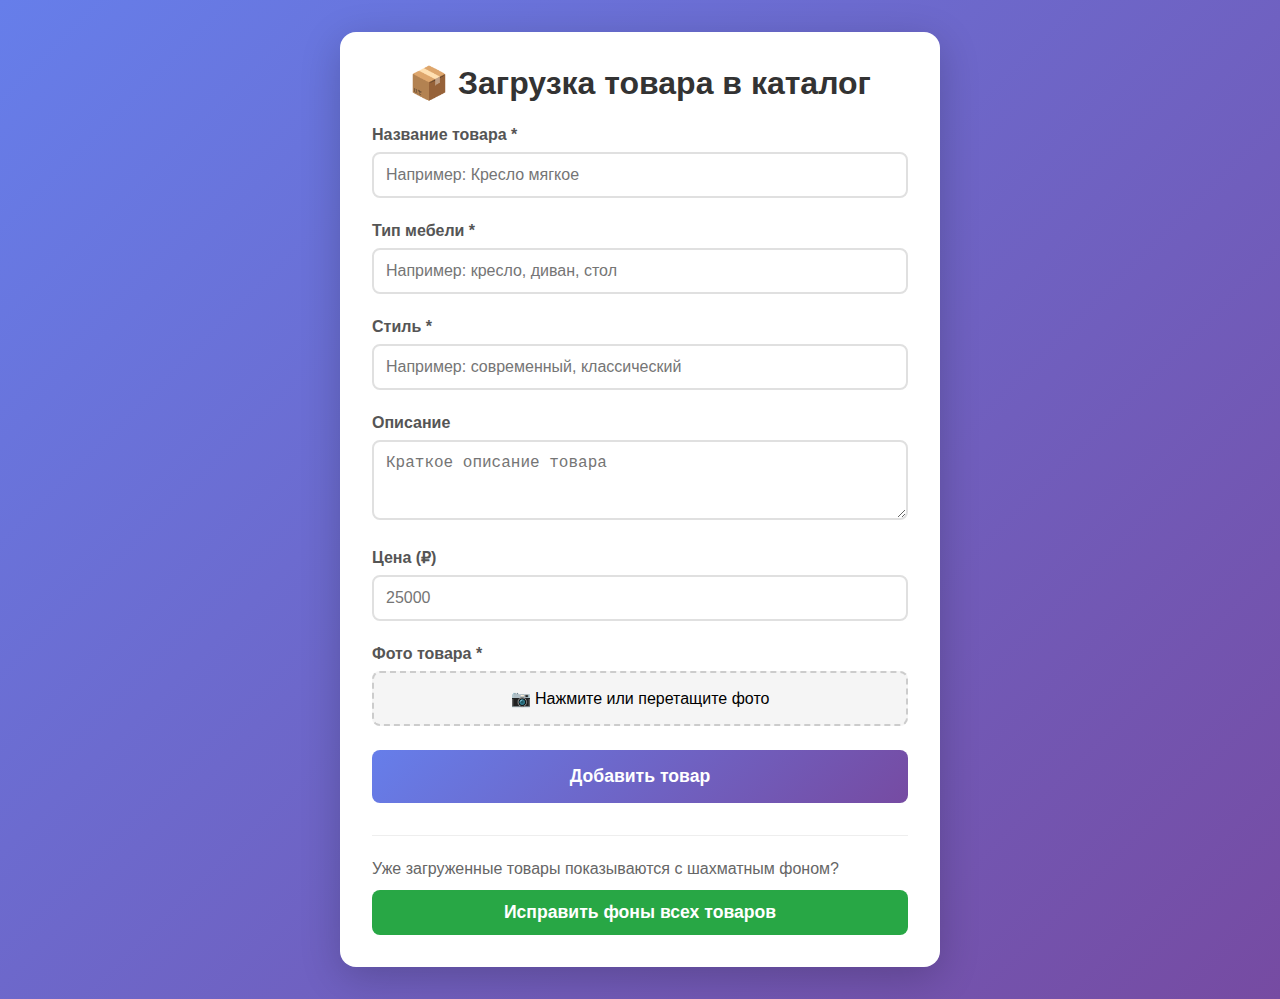
<file: frontend/add_to_catalog.html>
<!DOCTYPE html>
<html lang="ru">
<head>
    <meta charset="UTF-8">
    <meta name="viewport" content="width=device-width, initial-scale=1.0">
    <title>Загрузка товаров в каталог</title>
    <style>
        * {
            margin: 0;
            padding: 0;
            box-sizing: border-box;
        }
        
        body {
            font-family: -apple-system, BlinkMacSystemFont, 'Segoe UI', sans-serif;
            background: linear-gradient(135deg, #667eea 0%, #764ba2 100%);
            padding: 2rem;
            min-height: 100vh;
        }
        
        .container {
            max-width: 600px;
            margin: 0 auto;
            background: white;
            padding: 2rem;
            border-radius: 1rem;
            box-shadow: 0 10px 40px rgba(0,0,0,0.2);
        }
        
        h1 {
            color: #333;
            margin-bottom: 1.5rem;
            text-align: center;
        }
        
        .form-group {
            margin-bottom: 1.5rem;
        }
        
        label {
            display: block;
            margin-bottom: 0.5rem;
            font-weight: 600;
            color: #555;
        }
        
        input[type="text"],
        input[type="number"],
        textarea {
            width: 100%;
            padding: 0.75rem;
            border: 2px solid #e0e0e0;
            border-radius: 0.5rem;
            font-size: 1rem;
            transition: border 0.3s;
        }
        
        input:focus,
        textarea:focus {
            outline: none;
            border-color: #667eea;
        }
        
        textarea {
            resize: vertical;
            min-height: 80px;
        }
        
        .file-input {
            position: relative;
            display: inline-block;
            width: 100%;
        }
        
        .file-input input[type="file"] {
            position: absolute;
            opacity: 0;
            width: 100%;
            height: 100%;
            cursor: pointer;
        }
        
        .file-label {
            display: block;
            padding: 1rem;
            background: #f5f5f5;
            border: 2px dashed #ccc;
            border-radius: 0.5rem;
            text-align: center;
            cursor: pointer;
            transition: all 0.3s;
        }
        
        .file-label:hover {
            border-color: #667eea;
            background: #f0f0ff;
        }
        
        .file-label.has-file {
            border-color: #667eea;
            background: #f0f0ff;
        }
        
        .preview {
            margin-top: 1rem;
            text-align: center;
        }
        
        .preview img {
            max-width: 200px;
            max-height: 200px;
            border-radius: 0.5rem;
            box-shadow: 0 4px 8px rgba(0,0,0,0.1);
        }
        
        button {
            width: 100%;
            padding: 1rem;
            background: linear-gradient(135deg, #667eea 0%, #764ba2 100%);
            color: white;
            border: none;
            border-radius: 0.5rem;
            font-size: 1.1rem;
            font-weight: 600;
            cursor: pointer;
            transition: transform 0.2s;
        }
        
        button:hover {
            transform: translateY(-2px);
        }
        
        button:disabled {
            background: #ccc;
            cursor: not-allowed;
            transform: none;
        }
        
        .status {
            margin-top: 1rem;
            padding: 1rem;
            border-radius: 0.5rem;
            text-align: center;
            display: none;
        }
        
        .status.success {
            background: #d4edda;
            color: #155724;
            display: block;
        }
        
        .status.error {
            background: #f8d7da;
            color: #721c24;
            display: block;
        }
        
        .loading {
            display: none;
            text-align: center;
            margin-top: 1rem;
        }
        
        .spinner {
            border: 3px solid #f3f3f3;
            border-top: 3px solid #667eea;
            border-radius: 50%;
            width: 40px;
            height: 40px;
            animation: spin 1s linear infinite;
            margin: 0 auto;
        }
        
        @keyframes spin {
            0% { transform: rotate(0deg); }
            100% { transform: rotate(360deg); }
        }
    </style>
</head>
<body>
    <div class="container">
        <h1>📦 Загрузка товара в каталог</h1>
        
        <form id="uploadForm">
            <div class="form-group">
                <label for="name">Название товара *</label>
                <input type="text" id="name" name="name" placeholder="Например: Кресло мягкое" required>
            </div>
            
            <div class="form-group">
                <label for="item_type">Тип мебели *</label>
                <input type="text" id="item_type" name="item_type" placeholder="Например: кресло, диван, стол" required>
            </div>
            
            <div class="form-group">
                <label for="style">Стиль *</label>
                <input type="text" id="style" name="style" placeholder="Например: современный, классический" required>
            </div>
            
            <div class="form-group">
                <label for="description">Описание</label>
                <textarea id="description" name="description" placeholder="Краткое описание товара"></textarea>
            </div>
            
            <div class="form-group">
                <label for="price">Цена (₽)</label>
                <input type="number" id="price" name="price" placeholder="25000">
            </div>
            
            <div class="form-group">
                <label>Фото товара *</label>
                <div class="file-input">
                    <input type="file" id="file" name="file" accept="image/*" required>
                    <div class="file-label" id="fileLabel">
                        📷 Нажмите или перетащите фото
                    </div>
                </div>
                <div class="preview" id="preview"></div>
            </div>
            
            <button type="submit">Добавить товар</button>
        </form>
        
        <div class="fix-section" style="margin-top: 2rem; padding-top: 1.5rem; border-top: 1px solid #eee;">
            <p style="margin-bottom: 0.75rem; color: #666;">Уже загруженные товары показываются с шахматным фоном?</p>
            <button type="button" id="fixBackgroundsBtn" style="padding: 0.75rem 1.5rem; background: #28a745; color: white; border: none; border-radius: 0.5rem; cursor: pointer; font-weight: 600;">Исправить фоны всех товаров</button>
            <span id="fixStatus" style="margin-left: 1rem; font-size: 0.9rem;"></span>
        </div>
        
        <div class="loading" id="loading">
            <div class="spinner"></div>
            <p>Загрузка и обработка изображения...</p>
        </div>
        
        <div class="status" id="status"></div>
    </div>
    
    <script>
        const form = document.getElementById('uploadForm');
        const fileInput = document.getElementById('file');
        const fileLabel = document.getElementById('fileLabel');
        const preview = document.getElementById('preview');
        const loading = document.getElementById('loading');
        const status = document.getElementById('status');
        
        // Preview file
        fileInput.addEventListener('change', (e) => {
            const file = e.target.files[0];
            if (file) {
                fileLabel.classList.add('has-file');
                fileLabel.textContent = `✓ ${file.name}`;
                
                const reader = new FileReader();
                reader.onload = (e) => {
                    preview.innerHTML = `<img src="${e.target.result}" alt="Preview">`;
                };
                reader.readAsDataURL(file);
            }
        });
        
        // Submit form
        form.addEventListener('submit', async (e) => {
            e.preventDefault();
            
            const formData = new FormData();
            formData.append('name', document.getElementById('name').value);
            formData.append('item_type', document.getElementById('item_type').value);
            formData.append('style', document.getElementById('style').value);
            
            const description = document.getElementById('description').value;
            if (description) formData.append('description', description);
            
            const price = document.getElementById('price').value;
            if (price) formData.append('price', price);
            
            formData.append('file', fileInput.files[0]);
            
            // Show loading
            loading.style.display = 'block';
            status.style.display = 'none';
            form.querySelector('button').disabled = true;
            
            try {
                const response = await fetch('http://localhost:8000/api/catalog', {
                    method: 'POST',
                    body: formData
                });
                
                const data = await response.json();
                
                if (data.success) {
                    status.className = 'status success';
                    status.textContent = `✅ Товар "${data.item.name}" успешно добавлен в каталог!`;
                    form.reset();
                    preview.innerHTML = '';
                    fileLabel.classList.remove('has-file');
                    fileLabel.textContent = '📷 Нажмите или перетащите фото';
                } else {
                    throw new Error(data.error || 'Ошибка добавления товара');
                }
            } catch (error) {
                status.className = 'status error';
                status.textContent = `❌ Ошибка: ${error.message}`;
            } finally {
                loading.style.display = 'none';
                form.querySelector('button').disabled = false;
                status.style.display = 'block';
            }
        });
        
        // Исправить фоны всех товаров в каталоге
        document.getElementById('fixBackgroundsBtn').addEventListener('click', async () => {
            const btn = document.getElementById('fixBackgroundsBtn');
            const status = document.getElementById('fixStatus');
            btn.disabled = true;
            status.textContent = 'Обработка...';
            try {
                const response = await fetch('http://localhost:8000/api/catalog/fix-backgrounds', { method: 'POST' });
                const data = await response.json();
                if (data.success) {
                    status.textContent = '✓ ' + data.message;
                    status.style.color = '#28a745';
                } else {
                    status.textContent = 'Ошибка';
                    status.style.color = '#dc3545';
                }
            } catch (e) {
                status.textContent = 'Ошибка: ' + e.message;
                status.style.color = '#dc3545';
            }
            btn.disabled = false;
        });
    </script>
</body>
</html>
</file>
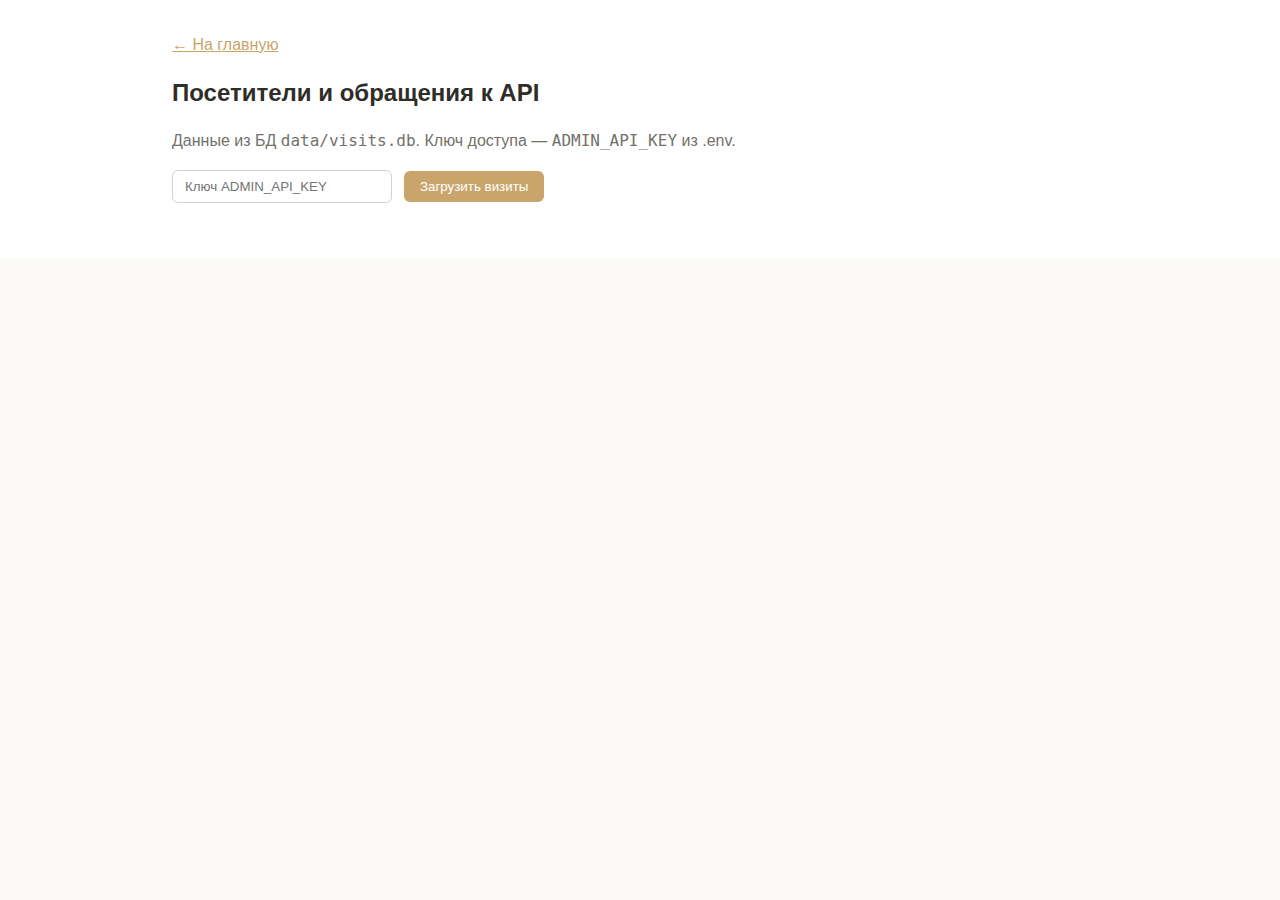
<file: frontend/admin.html>
<!DOCTYPE html>
<html lang="ru">
<head>
    <meta charset="UTF-8">
    <meta name="viewport" content="width=device-width, initial-scale=1.0">
    <title>Визиты — просмотр БД</title>
    <link rel="stylesheet" href="css/style.css">
    <style>
        .admin-page { max-width: 1000px; margin: 0 auto; padding: 2rem; }
        .admin-page h1 { font-size: 1.5rem; margin-bottom: 1rem; }
        .admin-form { margin-bottom: 1.5rem; display: flex; gap: 0.75rem; align-items: center; flex-wrap: wrap; }
        .admin-form input[type="password"] { padding: 0.5rem 0.75rem; width: 220px; border: 1px solid var(--color-warm-gray-300); border-radius: 6px; }
        .admin-form button { padding: 0.5rem 1rem; background: var(--color-accent); color: #fff; border: none; border-radius: 6px; cursor: pointer; }
        .admin-form button:hover { opacity: 0.9; }
        .visits-table { width: 100%; border-collapse: collapse; font-size: 0.875rem; margin-top: 1rem; }
        .visits-table th, .visits-table td { padding: 0.5rem 0.75rem; text-align: left; border-bottom: 1px solid var(--color-warm-gray-200); }
        .visits-table th { background: var(--color-warm-gray-100); font-weight: 600; }
        .visits-table td { color: var(--color-warm-gray-700); }
        .visits-table .ua { max-width: 280px; overflow: hidden; text-overflow: ellipsis; white-space: nowrap; }
        .visits-table .time { white-space: nowrap; }
        .error-msg { color: #c00; margin-top: 0.5rem; }
        .back-link { display: inline-block; margin-bottom: 1rem; color: var(--color-accent); }
    </style>
</head>
<body>
    <div class="container">
        <div class="admin-page">
            <a href="index.html" class="back-link">← На главную</a>
            <h1>Посетители и обращения к API</h1>
            <p style="color: var(--color-warm-gray-600); margin-bottom: 1rem;">Данные из БД <code>data/visits.db</code>. Ключ доступа — <code>ADMIN_API_KEY</code> из .env.</p>
            <div class="admin-form">
                <input type="password" id="adminKey" placeholder="Ключ ADMIN_API_KEY">
                <button type="button" id="loadBtn">Загрузить визиты</button>
                <span id="statusMsg" class="error-msg"></span>
            </div>
            <div id="tableWrap"></div>
        </div>
    </div>
    <script>
        const API_BASE = window.location.port === '8080'
            ? `${window.location.protocol}//${window.location.hostname}:8000`
            : window.location.origin;
        const loadBtn = document.getElementById('loadBtn');
        const adminKey = document.getElementById('adminKey');
        const statusMsg = document.getElementById('statusMsg');
        const tableWrap = document.getElementById('tableWrap');

        loadBtn.addEventListener('click', async () => {
            const key = adminKey.value.trim();
            statusMsg.textContent = '';
            tableWrap.innerHTML = '';
            if (!key) {
                statusMsg.textContent = 'Введите ключ из .env (ADMIN_API_KEY).';
                return;
            }
            loadBtn.disabled = true;
            try {
                const r = await fetch(`${API_BASE}/api/admin/visits?limit=500`, {
                    headers: { 'X-Admin-Key': key }
                });
                const data = await r.json();
                if (!r.ok) {
                    statusMsg.textContent = data.detail || r.statusText || 'Ошибка доступа';
                    return;
                }
                if (!data.visits || data.visits.length === 0) {
                    tableWrap.innerHTML = '<p>Записей пока нет.</p>';
                    return;
                }
                let html = '<table class="visits-table"><thead><tr><th>ID</th><th>Время (UTC)</th><th>IP</th><th>Метод</th><th>Путь</th><th>User-Agent</th></tr></thead><tbody>';
                data.visits.forEach(v => {
                    html += `<tr><td>${v.id}</td><td class="time">${v.created_at || ''}</td><td>${escapeHtml(v.ip_address || '')}</td><td>${escapeHtml(v.method || '')}</td><td>${escapeHtml(v.path || '')}</td><td class="ua" title="${escapeHtml(v.user_agent || '')}">${escapeHtml(v.user_agent || '')}</td></tr>`;
                });
                html += '</tbody></table>';
                tableWrap.innerHTML = html + `<p style="margin-top:0.75rem;color:var(--color-warm-gray-600);">Показано: ${data.visits.length}</p>`;
            } catch (e) {
                statusMsg.textContent = 'Ошибка: ' + e.message;
            } finally {
                loadBtn.disabled = false;
            }
        });

        function escapeHtml(s) {
            const div = document.createElement('div');
            div.textContent = s;
            return div.innerHTML;
        }
    </script>
</body>
</html>
</file>
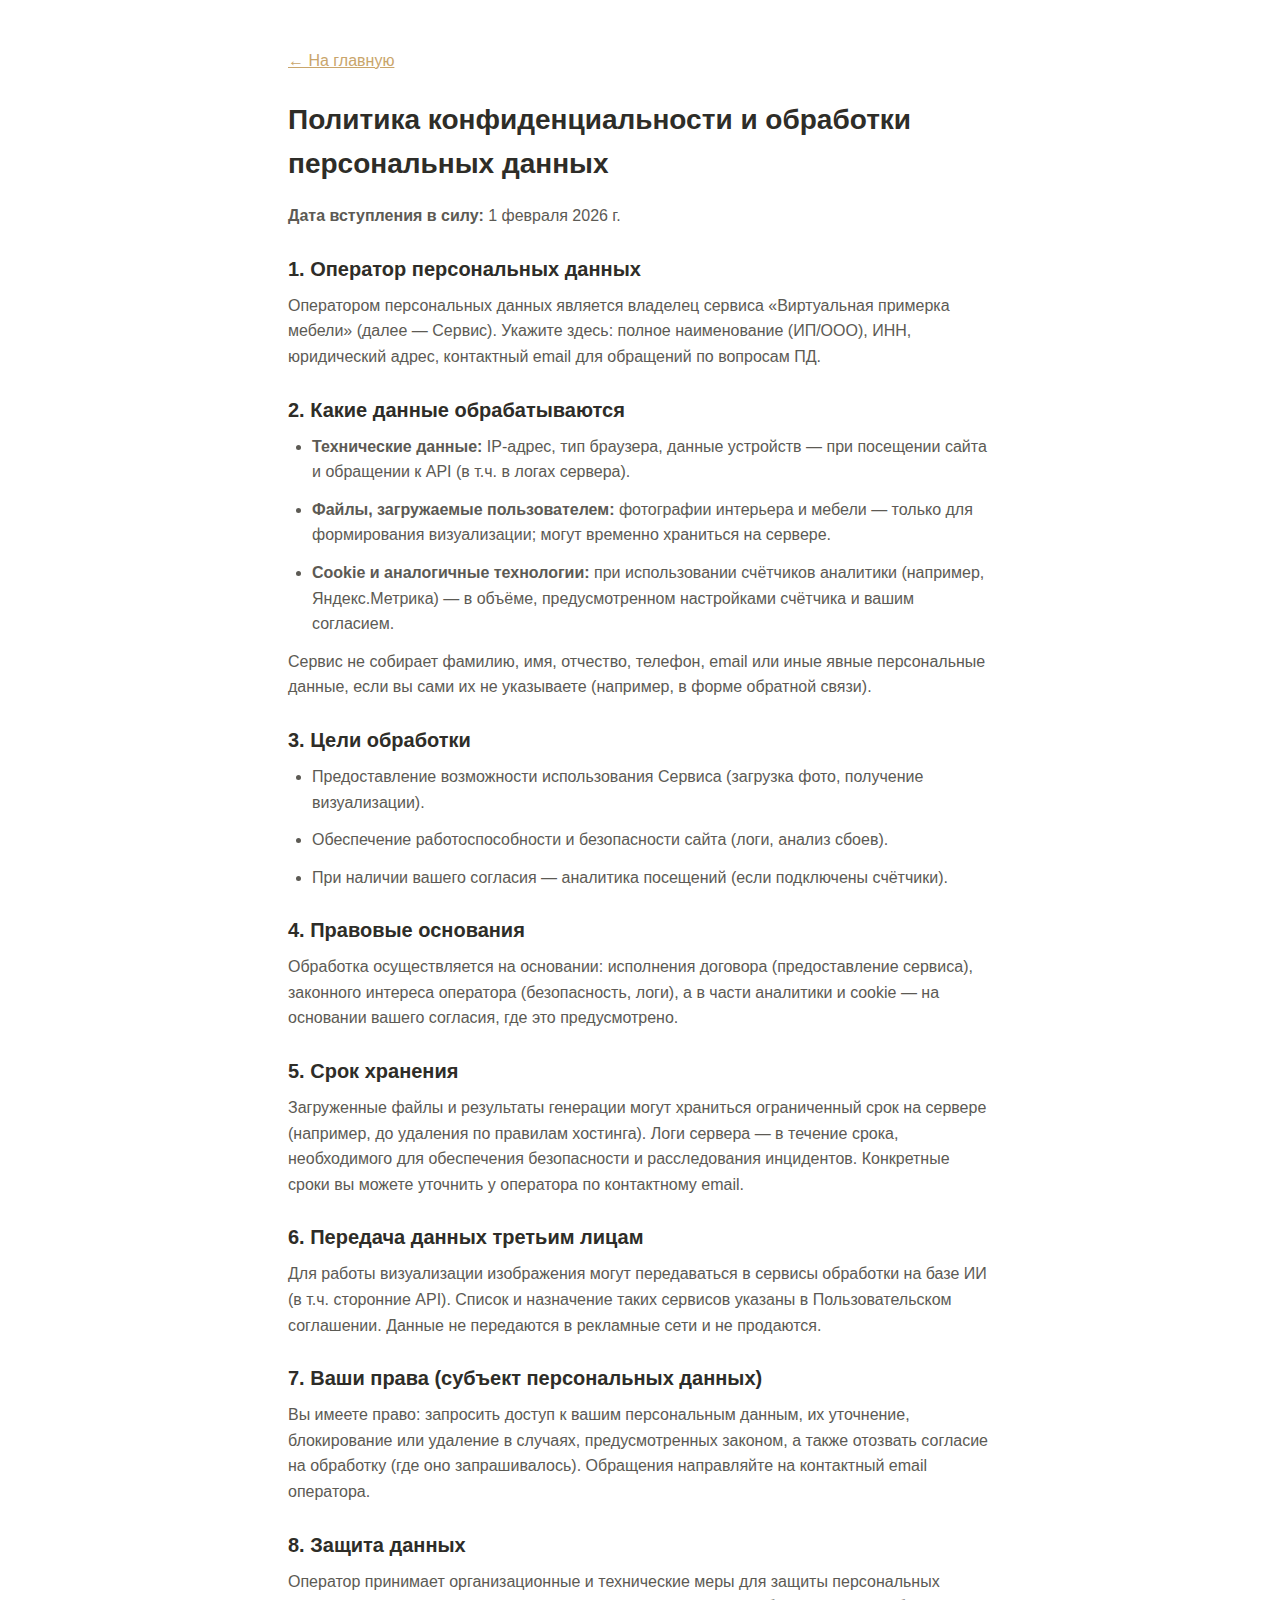
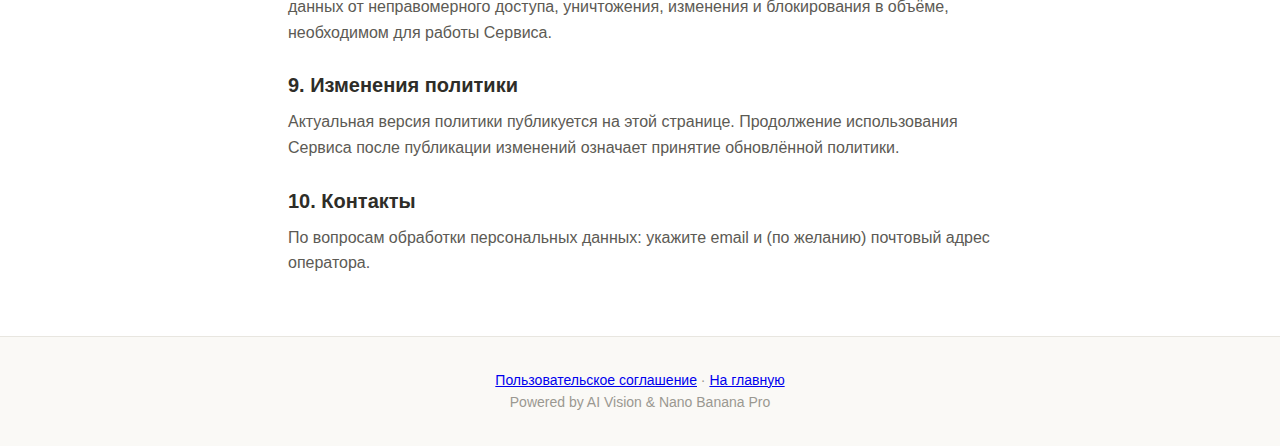
<file: frontend/legal/privacy.html>
<!DOCTYPE html>
<html lang="ru">
<head>
    <meta charset="UTF-8">
    <meta name="viewport" content="width=device-width, initial-scale=1.0">
    <title>Политика конфиденциальности и обработки персональных данных</title>
    <link rel="stylesheet" href="../css/style.css">
    <style>
        .legal-page { max-width: 800px; margin: 0 auto; padding: var(--spacing-2xl, 2rem); }
        .legal-page h1 { font-size: 1.75rem; margin-bottom: 1rem; }
        .legal-page h2 { font-size: 1.25rem; margin-top: 1.5rem; margin-bottom: 0.5rem; }
        .legal-page p, .legal-page li { margin-bottom: 0.75rem; color: var(--color-warm-gray-700, #444); line-height: 1.6; }
        .legal-page ul { padding-left: 1.5rem; }
        .legal-page .back { display: inline-block; margin-bottom: 1.5rem; color: var(--color-accent); }
    </style>
</head>
<body>
    <div class="container">
        <div class="legal-page">
            <a href="../index.html" class="back">← На главную</a>
            <h1>Политика конфиденциальности и обработки персональных данных</h1>
            <p><strong>Дата вступления в силу:</strong> 1 февраля 2026 г.</p>

            <h2>1. Оператор персональных данных</h2>
            <p>Оператором персональных данных является владелец сервиса «Виртуальная примерка мебели» (далее — Сервис). Укажите здесь: полное наименование (ИП/ООО), ИНН, юридический адрес, контактный email для обращений по вопросам ПД.</p>

            <h2>2. Какие данные обрабатываются</h2>
            <ul>
                <li><strong>Технические данные:</strong> IP-адрес, тип браузера, данные устройств — при посещении сайта и обращении к API (в т.ч. в логах сервера).</li>
                <li><strong>Файлы, загружаемые пользователем:</strong> фотографии интерьера и мебели — только для формирования визуализации; могут временно храниться на сервере.</li>
                <li><strong>Cookie и аналогичные технологии:</strong> при использовании счётчиков аналитики (например, Яндекс.Метрика) — в объёме, предусмотренном настройками счётчика и вашим согласием.</li>
            </ul>
            <p>Сервис не собирает фамилию, имя, отчество, телефон, email или иные явные персональные данные, если вы сами их не указываете (например, в форме обратной связи).</p>

            <h2>3. Цели обработки</h2>
            <ul>
                <li>Предоставление возможности использования Сервиса (загрузка фото, получение визуализации).</li>
                <li>Обеспечение работоспособности и безопасности сайта (логи, анализ сбоев).</li>
                <li>При наличии вашего согласия — аналитика посещений (если подключены счётчики).</li>
            </ul>

            <h2>4. Правовые основания</h2>
            <p>Обработка осуществляется на основании: исполнения договора (предоставление сервиса), законного интереса оператора (безопасность, логи), а в части аналитики и cookie — на основании вашего согласия, где это предусмотрено.</p>

            <h2>5. Срок хранения</h2>
            <p>Загруженные файлы и результаты генерации могут храниться ограниченный срок на сервере (например, до удаления по правилам хостинга). Логи сервера — в течение срока, необходимого для обеспечения безопасности и расследования инцидентов. Конкретные сроки вы можете уточнить у оператора по контактному email.</p>

            <h2>6. Передача данных третьим лицам</h2>
            <p>Для работы визуализации изображения могут передаваться в сервисы обработки на базе ИИ (в т.ч. сторонние API). Список и назначение таких сервисов указаны в Пользовательском соглашении. Данные не передаются в рекламные сети и не продаются.</p>

            <h2>7. Ваши права (субъект персональных данных)</h2>
            <p>Вы имеете право: запросить доступ к вашим персональным данным, их уточнение, блокирование или удаление в случаях, предусмотренных законом, а также отозвать согласие на обработку (где оно запрашивалось). Обращения направляйте на контактный email оператора.</p>

            <h2>8. Защита данных</h2>
            <p>Оператор принимает организационные и технические меры для защиты персональных данных от неправомерного доступа, уничтожения, изменения и блокирования в объёме, необходимом для работы Сервиса.</p>

            <h2>9. Изменения политики</h2>
            <p>Актуальная версия политики публикуется на этой странице. Продолжение использования Сервиса после публикации изменений означает принятие обновлённой политики.</p>

            <h2>10. Контакты</h2>
            <p>По вопросам обработки персональных данных: укажите email и (по желанию) почтовый адрес оператора.</p>
        </div>
        <footer style="text-align: center; padding: 2rem;">
            <p><a href="terms.html">Пользовательское соглашение</a> · <a href="../index.html">На главную</a></p>
            <p>Powered by AI Vision & Nano Banana Pro</p>
        </footer>
    </div>
</body>
</html>
</file>
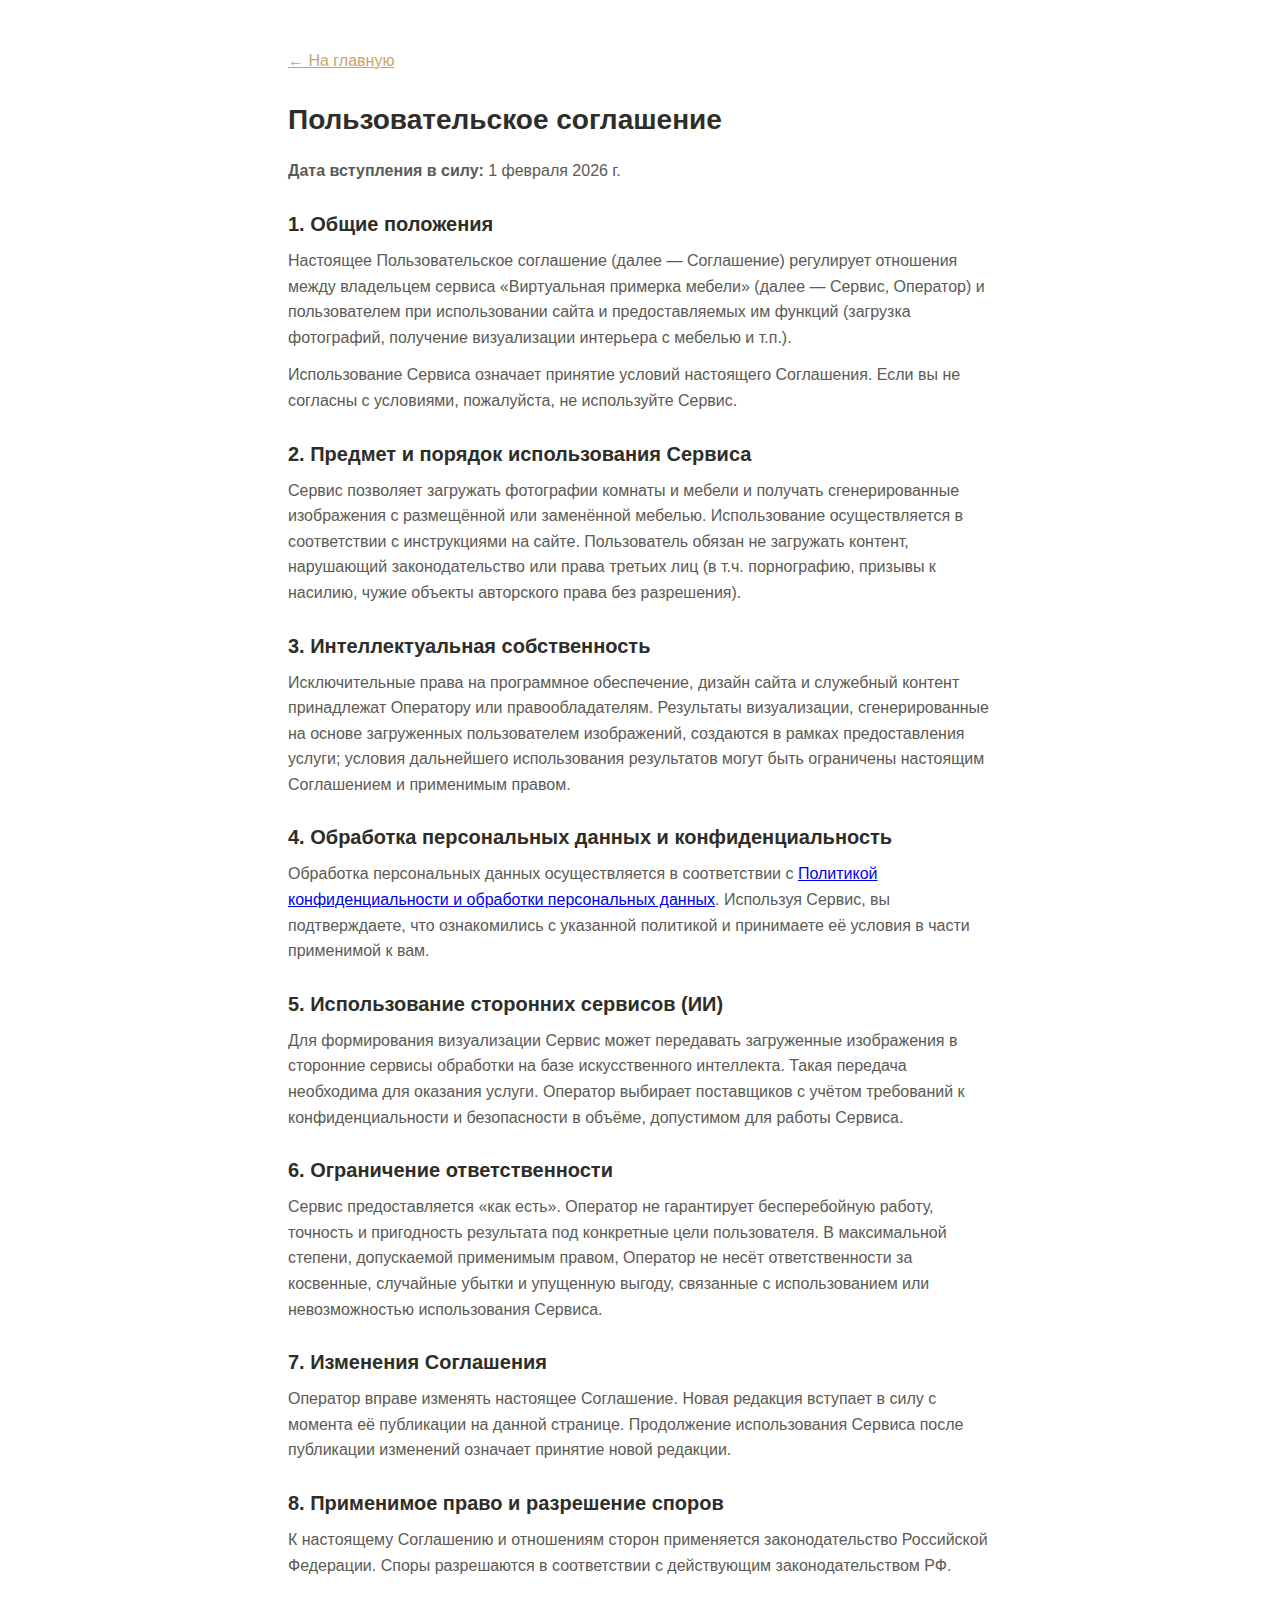
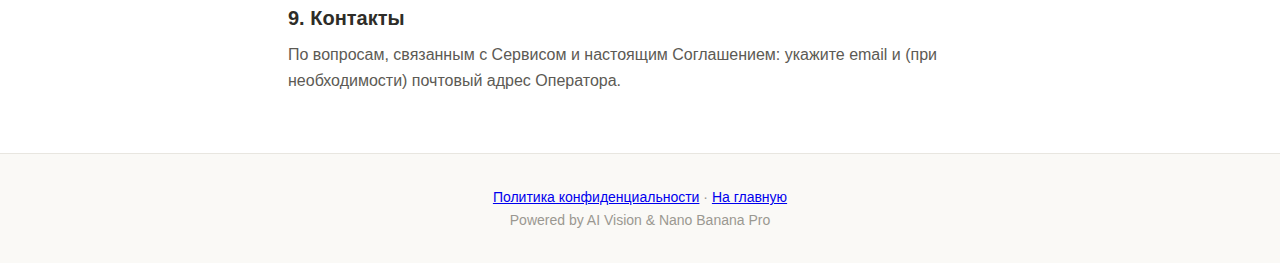
<file: frontend/legal/terms.html>
<!DOCTYPE html>
<html lang="ru">
<head>
    <meta charset="UTF-8">
    <meta name="viewport" content="width=device-width, initial-scale=1.0">
    <title>Пользовательское соглашение</title>
    <link rel="stylesheet" href="../css/style.css">
    <style>
        .legal-page { max-width: 800px; margin: 0 auto; padding: var(--spacing-2xl, 2rem); }
        .legal-page h1 { font-size: 1.75rem; margin-bottom: 1rem; }
        .legal-page h2 { font-size: 1.25rem; margin-top: 1.5rem; margin-bottom: 0.5rem; }
        .legal-page p, .legal-page li { margin-bottom: 0.75rem; color: var(--color-warm-gray-700, #444); line-height: 1.6; }
        .legal-page ul { padding-left: 1.5rem; }
        .legal-page .back { display: inline-block; margin-bottom: 1.5rem; color: var(--color-accent); }
    </style>
</head>
<body>
    <div class="container">
        <div class="legal-page">
            <a href="../index.html" class="back">← На главную</a>
            <h1>Пользовательское соглашение</h1>
            <p><strong>Дата вступления в силу:</strong> 1 февраля 2026 г.</p>

            <h2>1. Общие положения</h2>
            <p>Настоящее Пользовательское соглашение (далее — Соглашение) регулирует отношения между владельцем сервиса «Виртуальная примерка мебели» (далее — Сервис, Оператор) и пользователем при использовании сайта и предоставляемых им функций (загрузка фотографий, получение визуализации интерьера с мебелью и т.п.).</p>
            <p>Использование Сервиса означает принятие условий настоящего Соглашения. Если вы не согласны с условиями, пожалуйста, не используйте Сервис.</p>

            <h2>2. Предмет и порядок использования Сервиса</h2>
            <p>Сервис позволяет загружать фотографии комнаты и мебели и получать сгенерированные изображения с размещённой или заменённой мебелью. Использование осуществляется в соответствии с инструкциями на сайте. Пользователь обязан не загружать контент, нарушающий законодательство или права третьих лиц (в т.ч. порнографию, призывы к насилию, чужие объекты авторского права без разрешения).</p>

            <h2>3. Интеллектуальная собственность</h2>
            <p>Исключительные права на программное обеспечение, дизайн сайта и служебный контент принадлежат Оператору или правообладателям. Результаты визуализации, сгенерированные на основе загруженных пользователем изображений, создаются в рамках предоставления услуги; условия дальнейшего использования результатов могут быть ограничены настоящим Соглашением и применимым правом.</p>

            <h2>4. Обработка персональных данных и конфиденциальность</h2>
            <p>Обработка персональных данных осуществляется в соответствии с <a href="privacy.html">Политикой конфиденциальности и обработки персональных данных</a>. Используя Сервис, вы подтверждаете, что ознакомились с указанной политикой и принимаете её условия в части применимой к вам.</p>

            <h2>5. Использование сторонних сервисов (ИИ)</h2>
            <p>Для формирования визуализации Сервис может передавать загруженные изображения в сторонние сервисы обработки на базе искусственного интеллекта. Такая передача необходима для оказания услуги. Оператор выбирает поставщиков с учётом требований к конфиденциальности и безопасности в объёме, допустимом для работы Сервиса.</p>

            <h2>6. Ограничение ответственности</h2>
            <p>Сервис предоставляется «как есть». Оператор не гарантирует бесперебойную работу, точность и пригодность результата под конкретные цели пользователя. В максимальной степени, допускаемой применимым правом, Оператор не несёт ответственности за косвенные, случайные убытки и упущенную выгоду, связанные с использованием или невозможностью использования Сервиса.</p>

            <h2>7. Изменения Соглашения</h2>
            <p>Оператор вправе изменять настоящее Соглашение. Новая редакция вступает в силу с момента её публикации на данной странице. Продолжение использования Сервиса после публикации изменений означает принятие новой редакции.</p>

            <h2>8. Применимое право и разрешение споров</h2>
            <p>К настоящему Соглашению и отношениям сторон применяется законодательство Российской Федерации. Споры разрешаются в соответствии с действующим законодательством РФ.</p>

            <h2>9. Контакты</h2>
            <p>По вопросам, связанным с Сервисом и настоящим Соглашением: укажите email и (при необходимости) почтовый адрес Оператора.</p>
        </div>
        <footer style="text-align: center; padding: 2rem;">
            <p><a href="privacy.html">Политика конфиденциальности</a> · <a href="../index.html">На главную</a></p>
            <p>Powered by AI Vision & Nano Banana Pro</p>
        </footer>
    </div>
</body>
</html>
</file>
<file: frontend/css/style.css>
/* Premium Furniture Placement - Elegant Design */

/* CSS Reset */
* {
    margin: 0;
    padding: 0;
    box-sizing: border-box;
}

/* Design System - Premium Colors */
:root {
    /* Neutral Palette - Elegant & Refined */
    --color-white: #FFFFFF;
    --color-ivory: #FDFBF7;
    --color-warm-gray-50: #FAF9F6;
    --color-warm-gray-100: #F5F3EE;
    --color-warm-gray-200: #E8E6E0;
    --color-warm-gray-300: #D4D2CA;
    --color-warm-gray-500: #9A9891;
    --color-warm-gray-600: #73716A;
    --color-warm-gray-700: #5C5A54;
    --color-warm-gray-900: #2E2D28;
    
    /* Accent - Sophisticated Gold/Bronze */
    --color-accent: #C9A56B;
    --color-accent-dark: #A68857;
    --color-accent-light: #E5D4B5;
    
    /* Semantic Colors */
    --color-success: #6B8E68;
    --color-error: #C85C5C;
    
    /* Typography */
    --font-heading: 'Playfair Display', 'Georgia', serif;
    --font-body: 'Inter', -apple-system, BlinkMacSystemFont, 'Segoe UI', sans-serif;
    
    /* Spacing */
    --spacing-xs: 0.5rem;
    --spacing-sm: 0.75rem;
    --spacing-md: 1rem;
    --spacing-lg: 1.5rem;
    --spacing-xl: 2rem;
    --spacing-2xl: 3rem;
    --spacing-3xl: 4rem;
    
    /* Shadows - Soft & Elegant */
    --shadow-sm: 0 1px 2px 0 rgba(0, 0, 0, 0.03);
    --shadow-md: 0 4px 6px -1px rgba(0, 0, 0, 0.06);
    --shadow-lg: 0 10px 20px -5px rgba(0, 0, 0, 0.08);
    --shadow-xl: 0 20px 40px -10px rgba(0, 0, 0, 0.12);
    
    /* Border Radius */
    --radius-sm: 0.375rem;
    --radius-md: 0.5rem;
    --radius-lg: 0.75rem;
    --radius-xl: 1rem;
}

/* Typography Import - Google Fonts */
@import url('https://fonts.googleapis.com/css2?family=Playfair+Display:wght@400;500;600;700&family=Inter:wght@300;400;500;600;700&display=swap');

/* Base Styles */
html {
    font-size: 16px;
    -webkit-font-smoothing: antialiased;
    -moz-osx-font-smoothing: grayscale;
    overflow-x: hidden;
}

body {
    font-family: var(--font-body);
    background: var(--color-warm-gray-50);
    color: var(--color-warm-gray-900);
    line-height: 1.6;
    min-height: 100vh;
}

/* Layout Container */
.container {
    max-width: 1400px;
    margin: 0 auto;
    background: var(--color-white);
    overflow-x: hidden;
}

/* Header - Hero Style */
header {
    background: linear-gradient(135deg, var(--color-warm-gray-900) 0%, var(--color-warm-gray-700) 100%);
    color: var(--color-ivory);
    padding: var(--spacing-3xl) var(--spacing-xl);
    text-align: center;
    position: relative;
    overflow: hidden;
}

header::before {
    content: '';
    position: absolute;
    top: 0;
    left: 0;
    right: 0;
    bottom: 0;
    background: url('data:image/svg+xml,<svg width="100" height="100" xmlns="http://www.w3.org/2000/svg"><rect width="100" height="100" fill="none"/><path d="M0 50 Q 25 25, 50 50 T 100 50" stroke="rgba(255,255,255,0.03)" stroke-width="2" fill="none"/></svg>');
    opacity: 0.5;
}

header h1 {
    font-family: var(--font-heading);
    font-size: clamp(2rem, 5vw, 3.5rem);
    font-weight: 600;
    margin-bottom: var(--spacing-md);
    letter-spacing: -0.02em;
    position: relative;
    z-index: 1;
}

.subtitle {
    font-size: clamp(1rem, 2vw, 1.25rem);
    opacity: 0.85;
    font-weight: 300;
    letter-spacing: 0.02em;
    position: relative;
    z-index: 1;
}

/* Main Content */
main {
    padding: var(--spacing-3xl) var(--spacing-xl);
}

.step {
    margin-bottom: var(--spacing-3xl);
}

.step h2 {
    font-family: var(--font-heading);
    font-size: clamp(1.75rem, 3vw, 2.25rem);
    margin-bottom: var(--spacing-xl);
    color: var(--color-warm-gray-900);
    font-weight: 600;
    letter-spacing: -0.01em;
}

.placement-mode-selector {
    display: flex;
    flex-wrap: wrap;
    align-items: center;
    gap: var(--spacing-md);
    margin-bottom: var(--spacing-md);
}

.placement-mode-label {
    font-weight: 600;
    color: var(--color-warm-gray-700);
}

.placement-mode-btn {
    padding: var(--spacing-sm) var(--spacing-lg);
    border: 2px solid var(--color-warm-gray-200);
    background: var(--color-white);
    color: var(--color-warm-gray-700);
    border-radius: var(--radius-md);
    font-weight: 500;
    cursor: pointer;
    transition: all 0.2s ease;
}

.placement-mode-btn:hover {
    border-color: var(--color-accent);
    color: var(--color-accent-dark);
}

.placement-mode-btn.active {
    background: var(--color-accent);
    border-color: var(--color-accent);
    color: var(--color-white);
}

.placement-mode-hint {
    color: var(--color-warm-gray-600);
    font-size: 0.95rem;
    margin-bottom: var(--spacing-lg);
}

.replace-mode-message {
    padding: var(--spacing-lg);
    background: var(--color-warm-gray-50);
    border-radius: var(--radius-md);
    margin-bottom: var(--spacing-lg);
}

.replace-mode-message p {
    margin: 0;
    color: var(--color-warm-gray-700);
}

.replace-what-selection {
    margin-bottom: var(--spacing-lg);
    padding: var(--spacing-lg);
    background: var(--color-warm-gray-50);
    border-radius: var(--radius-md);
}

.replace-what-label {
    margin: 0 0 var(--spacing-sm);
    font-weight: 600;
    color: var(--color-warm-gray-800);
}

.replace-what-buttons {
    display: flex;
    flex-wrap: wrap;
    gap: var(--spacing-sm);
    margin-bottom: var(--spacing-sm);
}

.replace-what-btn {
    padding: var(--spacing-sm) var(--spacing-md);
    border: 1px solid var(--color-warm-gray-300);
    border-radius: var(--radius-sm);
    background: #fff;
    cursor: pointer;
    font-size: 0.95rem;
    color: var(--color-warm-gray-700);
    transition: border-color 0.2s, background 0.2s;
}

.replace-what-btn:hover {
    border-color: var(--color-accent);
    color: var(--color-accent);
}

.replace-what-btn.active {
    border-color: var(--color-accent);
    background: var(--color-accent);
    color: #fff;
}

.replace-what-hint {
    margin: 0;
    font-size: 0.9rem;
    color: var(--color-warm-gray-600);
}

.analyzing-text {
    color: var(--color-warm-gray-600);
    font-style: italic;
}

/* Upload Grid */
.upload-grid {
    display: grid;
    grid-template-columns: repeat(auto-fit, minmax(350px, 1fr));
    gap: var(--spacing-xl);
    margin-top: var(--spacing-xl);
}

.upload-box h3 {
    font-family: var(--font-body);
    font-size: 1.125rem;
    margin-bottom: var(--spacing-lg);
    color: var(--color-warm-gray-900);
    font-weight: 600;
    display: flex;
    align-items: center;
    gap: var(--spacing-sm);
}

/* Tabs - Elegant */
.tabs {
    display: flex;
    gap: var(--spacing-sm);
    margin-bottom: var(--spacing-lg);
    border-bottom: 1px solid var(--color-warm-gray-200);
}

.tab {
    padding: var(--spacing-md) var(--spacing-xl);
    background: none;
    border: none;
    border-bottom: 2px solid transparent;
    cursor: pointer;
    font-size: 0.95rem;
    color: var(--color-warm-gray-500);
    font-weight: 500;
    transition: all 0.3s ease;
    margin-bottom: -1px;
    letter-spacing: 0.01em;
}

.tab:hover {
    color: var(--color-accent);
}

.tab.active {
    color: var(--color-accent);
    border-bottom-color: var(--color-accent);
}

.tab-content {
    display: none;
}

.tab-content.active {
    display: block;
}

#catalogTab {
    max-width: 100%;
    overflow: hidden;
}

/* Drop Zone - Premium */
.upload-option {
    font-size: 0.95rem;
    color: var(--color-warm-gray-700);
    cursor: pointer;
}
.upload-option input { margin-right: 0.5rem; }
.upload-option-hint {
    margin: 0 0 var(--spacing-md);
    font-size: 0.85rem;
    color: var(--color-warm-gray-600);
    line-height: 1.4;
}

.drop-zone {
    border: 2px dashed var(--color-warm-gray-300);
    border-radius: var(--radius-lg);
    padding: var(--spacing-2xl);
    text-align: center;
    cursor: pointer;
    transition: all 0.4s cubic-bezier(0.4, 0, 0.2, 1);
    background: var(--color-warm-gray-50);
    min-height: 350px;
    display: flex;
    align-items: center;
    justify-content: center;
    position: relative;
}

.drop-zone:hover {
    border-color: var(--color-accent);
    background: var(--color-ivory);
    transform: translateY(-2px);
    box-shadow: var(--shadow-lg);
}

.drop-zone.dragover {
    border-color: var(--color-accent);
    background: var(--color-ivory);
    border-style: solid;
    box-shadow: var(--shadow-xl);
}

.drop-zone-content {
    pointer-events: none;
}

.drop-zone svg {
    color: var(--color-warm-gray-500);
    margin-bottom: var(--spacing-lg);
    opacity: 0.7;
}

.drop-zone p {
    color: var(--color-warm-gray-700);
    font-size: 0.95rem;
    font-weight: 400;
}

.preview-image {
    max-width: 100%;
    max-height: 350px;
    border-radius: var(--radius-md);
    object-fit: contain;
    box-shadow: var(--shadow-md);
}

/* Catalog Grid */
.catalog-grid {
    display: grid;
    grid-template-columns: repeat(auto-fill, minmax(140px, 1fr));
    gap: var(--spacing-lg);
    max-height: 350px;
    overflow-y: auto;
}

.catalog-grid-horizontal {
    display: flex;
    flex-wrap: nowrap;
    gap: var(--spacing-lg);
    overflow-x: auto;
    overflow-y: hidden;
    max-height: 220px;
    max-width: 100%;
    min-width: 0;
    padding-bottom: var(--spacing-sm);
    -webkit-overflow-scrolling: touch;
}

.catalog-grid-horizontal .catalog-item {
    flex: 0 0 auto;
    width: 140px;
    min-width: 140px;
}

.catalog-item {
    cursor: pointer;
    border: 2px solid var(--color-warm-gray-200);
    border-radius: var(--radius-md);
    padding: var(--spacing-sm);
    transition: all 0.3s ease;
    background: var(--color-white);
}

.catalog-item:hover {
    border-color: var(--color-accent);
    transform: translateY(-4px);
    box-shadow: var(--shadow-lg);
}

.catalog-item.selected {
    border-color: var(--color-accent);
    background: var(--color-accent-light);
    box-shadow: var(--shadow-md);
}

.catalog-item img {
    width: 100%;
    height: 120px;
    object-fit: contain;
    border-radius: var(--radius-sm);
    margin-bottom: var(--spacing-sm);
    /* ВАЖНО: белый фон */
    background: linear-gradient(135deg, #FFFFFF 0%, #FAFAFA 100%);
    padding: var(--spacing-md);
}

.catalog-item-name {
    font-size: 0.85rem;
    text-align: center;
    color: var(--color-warm-gray-900);
    font-weight: 500;
}

.empty-catalog {
    text-align: center;
    color: var(--color-warm-gray-500);
    padding: var(--spacing-2xl);
    grid-column: 1 / -1;
    font-style: italic;
}

/* Mode Selection - Elegant Cards */
.mode-selection {
    display: grid;
    grid-template-columns: repeat(auto-fit, minmax(280px, 1fr));
    gap: var(--spacing-xl);
    margin: var(--spacing-2xl) 0;
}

.mode-btn {
    padding: var(--spacing-2xl);
    border: 2px solid var(--color-warm-gray-200);
    border-radius: var(--radius-lg);
    background: var(--color-white);
    cursor: pointer;
    transition: all 0.4s cubic-bezier(0.4, 0, 0.2, 1);
    text-align: center;
}

.mode-btn:hover {
    border-color: var(--color-accent);
    transform: translateY(-6px);
    box-shadow: var(--shadow-xl);
}

.mode-btn.active {
    border-color: var(--color-accent);
    background: linear-gradient(135deg, var(--color-ivory) 0%, var(--color-warm-gray-50) 100%);
    box-shadow: var(--shadow-lg);
}

.mode-btn svg {
    color: var(--color-accent);
    margin-bottom: var(--spacing-lg);
}

.mode-btn h3 {
    font-family: var(--font-heading);
    font-size: 1.375rem;
    margin-bottom: var(--spacing-sm);
    color: var(--color-warm-gray-900);
    font-weight: 600;
}

.mode-btn p {
    color: var(--color-warm-gray-600);
    font-size: 0.95rem;
    line-height: 1.5;
}

/* Manual Selection */
.manual-selection {
    margin: var(--spacing-2xl) 0;
}

.instruction {
    text-align: center;
    color: var(--color-accent-dark);
    font-weight: 500;
    margin-bottom: var(--spacing-lg);
    padding: var(--spacing-lg);
    background: var(--color-accent-light);
    border-radius: var(--radius-md);
    border: 1px solid var(--color-accent);
}

.canvas-container {
    border: 1px solid var(--color-warm-gray-200);
    border-radius: var(--radius-lg);
    overflow: hidden;
    max-width: 100%;
    margin: 0 auto;
    background: var(--color-warm-gray-50);
    box-shadow: var(--shadow-md);
}

#roomCanvas {
    display: block;
    max-width: 100%;
    cursor: crosshair;
}

/* Buttons - Premium Style */
.btn-primary,
.btn-secondary {
    padding: 1.125rem 2.5rem;
    border: none;
    border-radius: var(--radius-md);
    font-size: 1rem;
    font-weight: 600;
    cursor: pointer;
    transition: all 0.3s cubic-bezier(0.4, 0, 0.2, 1);
    display: inline-flex;
    align-items: center;
    gap: var(--spacing-sm);
    justify-content: center;
    letter-spacing: 0.01em;
    font-family: var(--font-body);
}

.btn-primary {
    background: linear-gradient(135deg, var(--color-accent) 0%, var(--color-accent-dark) 100%);
    color: var(--color-white);
    width: 100%;
    margin-top: var(--spacing-xl);
    box-shadow: var(--shadow-md);
}

.btn-primary:hover {
    transform: translateY(-3px);
    box-shadow: var(--shadow-xl);
}

.btn-primary:active {
    transform: translateY(-1px);
}

.btn-primary:disabled {
    background: var(--color-warm-gray-300);
    cursor: not-allowed;
    transform: none;
    box-shadow: none;
}

.btn-secondary {
    background: var(--color-white);
    color: var(--color-accent-dark);
    border: 2px solid var(--color-accent);
}

.btn-secondary:hover {
    background: var(--color-accent-light);
    transform: translateY(-2px);
    box-shadow: var(--shadow-md);
}

/* Loading State - Elegant Spinner */
.loading-state {
    text-align: center;
    padding: var(--spacing-3xl);
}

.spinner {
    width: 80px;
    height: 80px;
    border: 3px solid var(--color-warm-gray-200);
    border-top-color: var(--color-accent);
    border-radius: 50%;
    animation: spin 1.2s cubic-bezier(0.5, 0, 0.5, 1) infinite;
    margin: 0 auto var(--spacing-xl);
}

@keyframes spin {
    to { transform: rotate(360deg); }
}

.loading-state p {
    color: var(--color-warm-gray-700);
    margin-bottom: var(--spacing-sm);
    font-size: 1.125rem;
}

.loading-main {
    font-weight: 600;
    font-size: 1.25rem;
}

.loading-wait-notice {
    color: var(--color-accent);
    font-weight: 500;
    margin: var(--spacing-md) 0;
    padding: var(--spacing-sm) var(--spacing-md);
    background: rgba(180, 140, 90, 0.1);
    border-radius: var(--radius-sm);
    display: block;
}

.loading-substep {
    color: var(--color-warm-gray-600);
    font-weight: 500;
    font-size: 1rem;
}

.placement-mode-tips {
    margin-top: var(--spacing-md);
    padding: var(--spacing-md) var(--spacing-lg);
    background: var(--color-warm-gray-50);
    border-radius: var(--radius-md);
    border-left: 4px solid var(--color-accent);
}

.placement-tips-title {
    font-weight: 600;
    margin: 0 0 var(--spacing-xs);
    color: var(--color-warm-gray-800);
    font-size: 0.95rem;
}

.placement-mode-tips ul {
    margin: 0;
    padding-left: var(--spacing-lg);
    color: var(--color-warm-gray-700);
    font-size: 0.9rem;
    line-height: 1.5;
}

.placement-mode-tips li {
    margin-bottom: var(--spacing-xs);
}

/* Result State - Showcase */
.result-image-container {
    border-radius: var(--radius-xl);
    overflow: hidden;
    margin-bottom: var(--spacing-xl);
    box-shadow: var(--shadow-xl);
    background: var(--color-warm-gray-50);
}

#resultImage {
    width: 100%;
    display: block;
}

.result-info {
    text-align: center;
    padding: var(--spacing-lg);
    background: linear-gradient(135deg, var(--color-ivory) 0%, var(--color-warm-gray-50) 100%);
    border-radius: var(--radius-md);
    margin-bottom: var(--spacing-2xl);
    border: 1px solid var(--color-warm-gray-200);
}

.result-info p {
    font-size: 1.125rem;
    color: var(--color-success);
    font-weight: 600;
}

/* Upsell Section - Premium Recommendations */
.upsell-section {
    margin: var(--spacing-3xl) 0;
    padding: var(--spacing-2xl);
    background: linear-gradient(135deg, var(--color-ivory) 0%, var(--color-warm-gray-50) 100%);
    border-radius: var(--radius-xl);
    border: 1px solid var(--color-warm-gray-200);
}

.upsell-message {
    padding: var(--spacing-lg);
    background: var(--color-warm-gray-50);
    border-radius: var(--radius-md);
    margin-bottom: var(--spacing-md);
}

.upsell-message p {
    margin: 0;
    color: var(--color-warm-gray-700);
    font-size: 1rem;
}

.upsell-section h3 {
    font-family: var(--font-heading);
    font-size: clamp(1.5rem, 2.5vw, 2rem);
    margin-bottom: var(--spacing-sm);
    color: var(--color-warm-gray-900);
    font-weight: 600;
    text-align: center;
}

.upsell-subtitle {
    text-align: center;
    color: var(--color-warm-gray-600);
    font-size: 0.95rem;
    margin-bottom: var(--spacing-xl);
}

.upsell-grid {
    display: grid;
    grid-template-columns: repeat(auto-fill, minmax(240px, 1fr));
    gap: var(--spacing-xl);
}

.upsell-item {
    border: 1px solid var(--color-warm-gray-200);
    border-radius: var(--radius-lg);
    overflow: hidden;
    transition: all 0.4s cubic-bezier(0.4, 0, 0.2, 1);
    background: var(--color-white);
    cursor: pointer;
}

.upsell-item:hover {
    box-shadow: var(--shadow-xl);
    transform: translateY(-8px);
    border-color: var(--color-accent);
}

.upsell-item img {
    width: 100%;
    height: 200px;
    object-fit: contain;
    /* ВАЖНО: белый фон */
    background: linear-gradient(135deg, #FFFFFF 0%, #FAFAFA 100%);
    padding: var(--spacing-xl);
}

.upsell-item-content {
    padding: var(--spacing-lg);
}

.upsell-item h4 {
    font-family: var(--font-heading);
    font-size: 1.125rem;
    margin-bottom: var(--spacing-sm);
    color: var(--color-warm-gray-900);
    font-weight: 600;
}

.upsell-item p {
    font-size: 0.9rem;
    color: var(--color-warm-gray-600);
    line-height: 1.6;
    margin-bottom: var(--spacing-md);
}

.ai-recommendation-text {
    font-size: 0.95rem;
    color: var(--color-warm-gray-700);
    line-height: 1.6;
    padding: var(--spacing-md);
    background: var(--color-warm-gray-50);
    border-radius: var(--radius-sm);
    border-left: 3px solid var(--color-accent);
}

.ai-recommendation-text strong {
    color: var(--color-accent-dark);
}

.upsell-item-category {
    display: inline-block;
    padding: 0.375rem 0.875rem;
    background: var(--color-accent-light);
    color: var(--color-accent-dark);
    border-radius: var(--radius-lg);
    font-size: 0.75rem;
    font-weight: 600;
    letter-spacing: 0.03em;
    text-transform: uppercase;
}

.upsell-item-price {
    font-family: var(--font-heading);
    font-size: 1.25rem;
    color: var(--color-accent-dark);
    font-weight: 600;
    margin-top: var(--spacing-md);
}

/* Result Actions */
.result-actions {
    display: flex;
    gap: var(--spacing-lg);
    margin-top: var(--spacing-2xl);
}

.result-actions button {
    flex: 1;
}

/* Footer - Refined */
footer {
    text-align: center;
    padding: var(--spacing-2xl);
    color: var(--color-warm-gray-500);
    font-size: 0.875rem;
    border-top: 1px solid var(--color-warm-gray-200);
    background: var(--color-warm-gray-50);
}

.footer-legal {
    margin-bottom: var(--spacing-sm);
    max-width: 560px;
    margin-left: auto;
    margin-right: auto;
}

.footer-legal a {
    color: var(--color-accent);
    text-decoration: underline;
}

/* Manual Controls */
.manual-controls {
    margin-top: var(--spacing-lg);
    padding: var(--spacing-lg);
    background: var(--color-ivory);
    border-radius: var(--radius-lg);
    border: 1px solid var(--color-warm-gray-200);
}

.rotation-toggle {
    display: flex;
    flex-wrap: wrap;
    gap: var(--spacing-sm) var(--spacing-lg);
    align-items: center;
}

.toggle-label {
    font-weight: 600;
    color: var(--color-warm-gray-900);
    font-size: 0.95rem;
}

.toggle-option {
    display: inline-flex;
    align-items: center;
    gap: var(--spacing-sm);
    cursor: pointer;
    color: var(--color-warm-gray-700);
    font-size: 0.95rem;
    padding: var(--spacing-xs) var(--spacing-md);
    border-radius: var(--radius-sm);
    transition: background 0.2s ease;
}

.toggle-option:hover {
    background: var(--color-warm-gray-100);
}

.toggle-option input {
    cursor: pointer;
    accent-color: var(--color-accent);
}

/* Catalog Preview on Homepage */
.catalog-preview {
    padding: var(--spacing-3xl) var(--spacing-xl);
    background: var(--color-white);
    border-top: 1px solid var(--color-warm-gray-200);
    margin-top: var(--spacing-3xl);
}

.catalog-preview h2 {
    font-family: var(--font-heading);
    font-size: clamp(1.75rem, 3vw, 2.25rem);
    margin-bottom: var(--spacing-sm);
    color: var(--color-warm-gray-900);
    font-weight: 600;
    text-align: center;
}

.catalog-subtitle {
    text-align: center;
    color: var(--color-warm-gray-600);
    font-size: 1.125rem;
    margin-bottom: var(--spacing-2xl);
}

.catalog-add-link {
    text-align: center;
    margin: var(--spacing-sm) 0 var(--spacing-md);
}

.catalog-add-link a {
    color: var(--color-accent);
    font-weight: 500;
}

/* Catalog Page Styles */
.catalog-page {
    padding: var(--spacing-2xl);
}

.catalog-header {
    text-align: center;
    margin-bottom: var(--spacing-3xl);
}

.catalog-header h1 {
    font-family: var(--font-heading);
    font-size: clamp(2rem, 4vw, 3rem);
    color: var(--color-warm-gray-900);
    margin-bottom: var(--spacing-md);
    font-weight: 600;
}

.catalog-header p {
    font-size: 1.125rem;
    color: var(--color-warm-gray-600);
}

.catalog-filters {
    display: flex;
    gap: var(--spacing-md);
    margin-bottom: var(--spacing-xl);
    flex-wrap: wrap;
    justify-content: center;
}

.filter-btn {
    padding: var(--spacing-sm) var(--spacing-lg);
    border: 1px solid var(--color-warm-gray-300);
    border-radius: var(--radius-lg);
    background: var(--color-white);
    cursor: pointer;
    transition: all 0.3s ease;
    font-size: 0.95rem;
    font-weight: 500;
    color: var(--color-warm-gray-700);
}

.filter-btn:hover {
    border-color: var(--color-accent);
    background: var(--color-accent-light);
}

.filter-btn.active {
    background: var(--color-accent);
    color: var(--color-white);
    border-color: var(--color-accent);
}

.catalog-products {
    display: grid;
    grid-template-columns: repeat(auto-fill, minmax(280px, 1fr));
    gap: var(--spacing-2xl);
}

.catalog-products-horizontal {
    display: flex;
    flex-wrap: nowrap;
    gap: var(--spacing-xl);
    overflow-x: auto;
    overflow-y: hidden;
    max-width: 100%;
    min-width: 0;
    padding-bottom: var(--spacing-md);
    -webkit-overflow-scrolling: touch;
}

.catalog-products-horizontal .product-card {
    flex: 0 0 auto;
    width: 260px;
    min-width: 260px;
}

.trial-status {
    margin: 0 0 var(--spacing-sm);
    padding: var(--spacing-sm) var(--spacing-md);
    background: var(--color-warm-gray-100);
    border-radius: var(--radius-sm);
    font-size: 0.95rem;
    color: var(--color-warm-gray-700);
    font-weight: 500;
}

.trial-limit-reached {
    margin: 0 0 var(--spacing-md);
    padding: var(--spacing-sm) var(--spacing-md);
    background: #fef3e2;
    border-left: 4px solid #d97706;
    border-radius: var(--radius-sm);
    font-size: 0.95rem;
    color: #92400e;
    font-weight: 500;
}

.generate-hint {
    margin: 0 0 var(--spacing-md);
    padding: var(--spacing-md) var(--spacing-lg);
    background: var(--color-warm-gray-100);
    border-left: 4px solid var(--color-accent, #b8860b);
    border-radius: var(--radius-sm);
    font-size: 0.95rem;
    color: var(--color-warm-gray-700);
    line-height: 1.45;
}

.generate-hint strong {
    font-weight: 600;
    color: var(--color-warm-gray-800);
}

.product-card {
    border: 1px solid var(--color-warm-gray-200);
    border-radius: var(--radius-lg);
    overflow: hidden;
    transition: all 0.4s cubic-bezier(0.4, 0, 0.2, 1);
    background: var(--color-white);
    cursor: pointer;
    /* Тень для эффекта поднятия */
    box-shadow: var(--shadow-sm);
}

.product-card:hover {
    box-shadow: var(--shadow-xl);
    transform: translateY(-8px);
}

.product-card img {
    width: 100%;
    height: 260px;
    object-fit: contain;
    /* ВАЖНО: белый фон чтобы не было шахматной доски PNG */
    background: linear-gradient(135deg, #FFFFFF 0%, #FAFAFA 100%);
    padding: var(--spacing-xl);
}

.product-card-content {
    padding: var(--spacing-lg);
}

.product-card h3 {
    font-family: var(--font-heading);
    font-size: 1.25rem;
    margin-bottom: var(--spacing-sm);
    color: var(--color-warm-gray-900);
    font-weight: 600;
}

.product-card p {
    font-size: 0.9rem;
    color: var(--color-warm-gray-600);
    line-height: 1.6;
    margin-bottom: var(--spacing-md);
}

.product-card-footer {
    display: flex;
    justify-content: space-between;
    align-items: center;
    padding-top: var(--spacing-md);
    border-top: 1px solid var(--color-warm-gray-200);
}

.product-price {
    font-family: var(--font-heading);
    font-size: 1.5rem;
    color: var(--color-accent-dark);
    font-weight: 700;
}

.product-try-btn {
    padding: var(--spacing-sm) var(--spacing-lg);
    background: var(--color-accent);
    color: var(--color-white);
    border: none;
    border-radius: var(--radius-sm);
    font-weight: 600;
    cursor: pointer;
    transition: all 0.3s ease;
    font-size: 0.9rem;
}

.product-try-btn:hover {
    background: var(--color-accent-dark);
    transform: scale(1.05);
}

/* Responsive Design - Планшеты и телефоны */
@media (max-width: 768px) {
    body {
        padding: 0;
        font-size: 15px;
    }

    .container {
        min-width: 0;
    }

    header {
        padding: var(--spacing-xl) var(--spacing-md);
    }

    header h1 {
        font-size: 1.75rem;
    }

    .subtitle {
        font-size: 0.95rem;
    }

    main {
        padding: var(--spacing-lg) var(--spacing-md);
    }

    .step h2 {
        font-size: 1.5rem;
    }

    .upload-grid {
        grid-template-columns: 1fr;
        gap: var(--spacing-lg);
    }

    .upload-box h3 {
        font-size: 1.1rem;
    }

    .drop-zone {
        min-height: 160px;
        padding: var(--spacing-lg);
    }

    .drop-zone-content p {
        font-size: 0.9rem;
    }

    .mode-selection {
        grid-template-columns: 1fr;
    }

    .mode-btn {
        padding: var(--spacing-lg);
        min-height: 100px;
    }

    .result-image-container {
        border-radius: var(--radius-md);
        overflow: hidden;
    }

    .result-image-container img {
        max-width: 100%;
        height: auto;
    }

    .result-actions {
        flex-direction: column;
        gap: var(--spacing-md);
    }

    .result-actions button {
        width: 100%;
        min-height: 48px;
        font-size: 1rem;
    }

    .upsell-section {
        margin: var(--spacing-xl) 0;
        padding: var(--spacing-lg);
    }

    .upsell-section h3 {
        font-size: 1.35rem;
    }

    .upsell-subtitle {
        font-size: 0.875rem;
    }

    .upsell-grid {
        grid-template-columns: 1fr;
        gap: var(--spacing-lg);
    }

    .upsell-item {
        min-height: auto;
    }

    .upsell-item img {
        height: 180px;
    }

    .product-try-btn,
    .btn-primary,
    .btn-secondary {
        min-height: 48px;
        padding: var(--spacing-md) var(--spacing-lg);
        font-size: 1rem;
        -webkit-tap-highlight-color: transparent;
    }

    .catalog-products,
    .catalog-grid {
        grid-template-columns: 1fr;
    }

    .catalog-grid-horizontal {
        max-height: 200px;
    }

    .catalog-grid-horizontal .catalog-item {
        width: 120px;
        min-width: 120px;
    }

    .catalog-products-horizontal .product-card {
        width: 220px;
        min-width: 220px;
    }

    .upload-box {
        max-width: 100%;
        overflow: hidden;
    }

    .generate-btn {
        min-height: 52px;
        font-size: 1.1rem;
    }
}

/* Телефоны (узкий экран) */
@media (max-width: 480px) {
    header h1 {
        font-size: 1.5rem;
    }

    main {
        padding: var(--spacing-md);
    }

    .drop-zone {
        min-height: 140px;
    }

    .upsell-item-content {
        padding: var(--spacing-md);
    }

    .ai-recommendation-text {
        font-size: 0.875rem;
    }

    .catalog-grid-horizontal .catalog-item {
        width: 110px;
        min-width: 110px;
    }

    .catalog-products-horizontal .product-card {
        width: 200px;
        min-width: 200px;
    }
}

/* Smooth Scrollbar */
::-webkit-scrollbar {
    width: 10px;
    height: 10px;
}

::-webkit-scrollbar-track {
    background: var(--color-warm-gray-100);
}

::-webkit-scrollbar-thumb {
    background: var(--color-warm-gray-300);
    border-radius: 5px;
}

::-webkit-scrollbar-thumb:hover {
    background: var(--color-accent);
}

/* Animation for Page Load */
@keyframes fadeInUp {
    from {
        opacity: 0;
        transform: translateY(20px);
    }
    to {
        opacity: 1;
        transform: translateY(0);
    }
}

.step {
    animation: fadeInUp 0.6s ease-out;
}

/* Multi-furniture preview grid */
.furniture-preview-grid {
    display: grid;
    grid-template-columns: repeat(auto-fill, minmax(120px, 1fr));
    gap: var(--spacing-md);
    padding: var(--spacing-md);
    background: var(--color-warm-gray-50);
    border-radius: var(--radius-md);
    margin-top: var(--spacing-md);
}

.furniture-preview-item {
    position: relative;
    border-radius: var(--radius-sm);
    overflow: hidden;
    background: var(--color-white);
    border: 2px solid var(--color-warm-gray-200);
    transition: all 0.3s ease;
}

.furniture-preview-item:hover {
    border-color: var(--color-accent);
    box-shadow: var(--shadow-md);
}

.furniture-preview-item img {
    width: 100%;
    height: 120px;
    object-fit: contain;
}

.furniture-preview-remove {
    position: absolute;
    top: 4px;
    right: 4px;
    width: 24px;
    height: 24px;
    background: rgba(200, 92, 92, 0.9);
    color: white;
    border: none;
    border-radius: 50%;
    cursor: pointer;
    font-size: 16px;
    line-height: 1;
    transition: all 0.2s ease;
    display: flex;
    align-items: center;
    justify-content: center;
}

.furniture-preview-remove:hover {
    background: var(--color-error);
    transform: scale(1.1);
}
</file>
